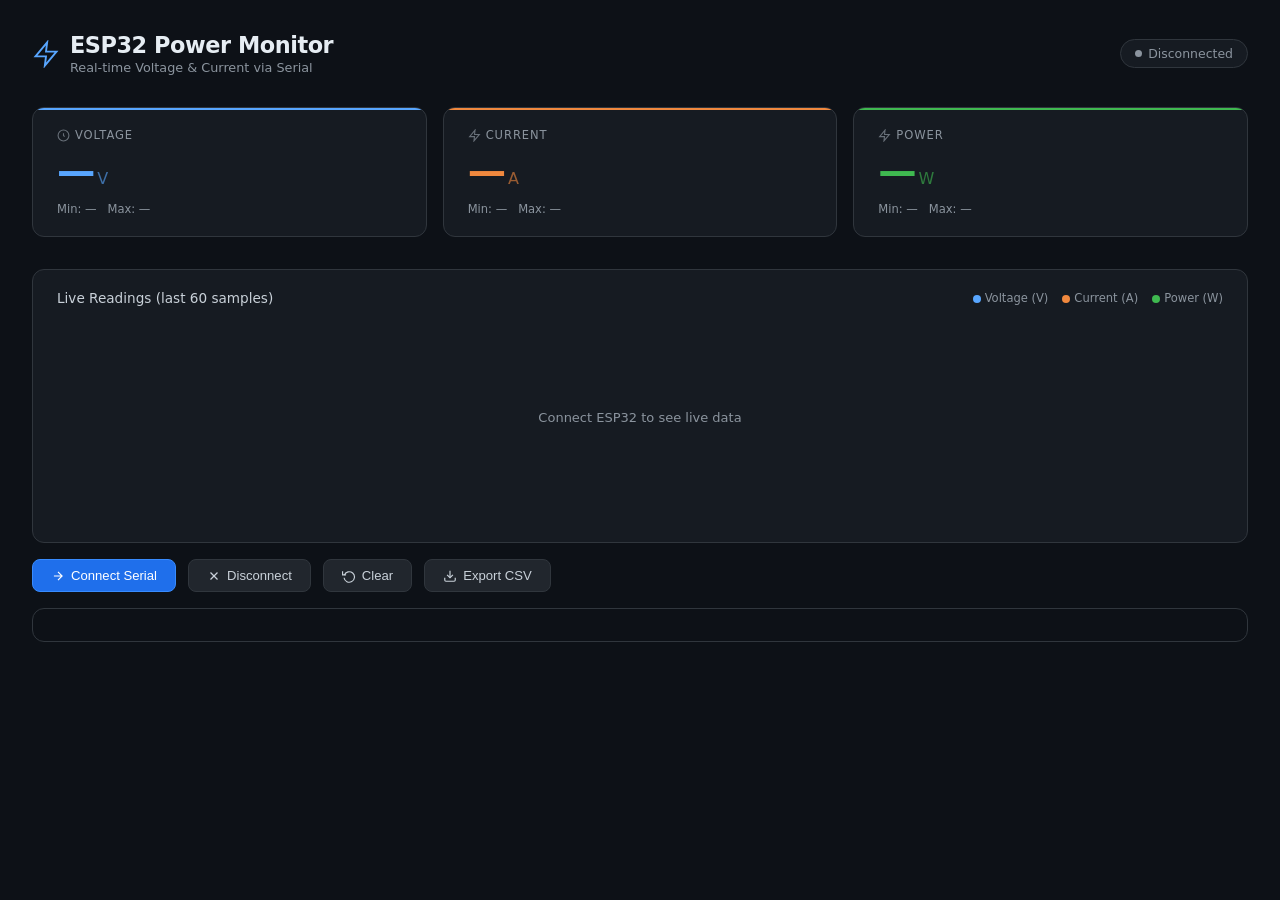
<file: nilm_system/esp32_monitor.html>
<!DOCTYPE html>
<html lang="en">
<head>
<meta charset="UTF-8" />
<meta name="viewport" content="width=device-width, initial-scale=1.0"/>
<title>ESP32 Power Monitor</title>
<style>
  * { box-sizing: border-box; margin: 0; padding: 0; }

  body {
    font-family: 'Segoe UI', system-ui, sans-serif;
    background: #0d1117;
    color: #e6edf3;
    min-height: 100vh;
    padding: 2rem;
  }

  header {
    display: flex;
    align-items: center;
    justify-content: space-between;
    margin-bottom: 2rem;
    flex-wrap: wrap;
    gap: 1rem;
  }

  .logo {
    display: flex;
    align-items: center;
    gap: 10px;
  }

  .logo svg { color: #58a6ff; }

  h1 {
    font-size: 1.4rem;
    font-weight: 600;
    letter-spacing: -0.02em;
    color: #e6edf3;
  }

  .subtitle {
    font-size: 0.8rem;
    color: #8b949e;
    margin-top: 2px;
  }

  .status-pill {
    display: flex;
    align-items: center;
    gap: 6px;
    padding: 6px 14px;
    border-radius: 999px;
    font-size: 0.78rem;
    font-weight: 500;
    background: #161b22;
    border: 1px solid #30363d;
    color: #8b949e;
    transition: all 0.3s;
  }

  .status-pill.connected {
    border-color: #238636;
    color: #3fb950;
    background: #0d2318;
  }

  .status-dot {
    width: 7px; height: 7px;
    border-radius: 50%;
    background: #8b949e;
    transition: background 0.3s;
  }

  .status-pill.connected .status-dot {
    background: #3fb950;
    box-shadow: 0 0 6px #3fb950aa;
    animation: pulse 1.5s infinite;
  }

  @keyframes pulse {
    0%, 100% { opacity: 1; }
    50% { opacity: 0.5; }
  }

  .cards {
    display: grid;
    grid-template-columns: repeat(auto-fit, minmax(200px, 1fr));
    gap: 1rem;
    margin-bottom: 2rem;
  }

  .card {
    background: #161b22;
    border: 1px solid #30363d;
    border-radius: 12px;
    padding: 1.25rem 1.5rem;
    position: relative;
    overflow: hidden;
    transition: border-color 0.3s;
  }

  .card:hover { border-color: #58a6ff44; }

  .card-accent {
    position: absolute;
    top: 0; left: 0; right: 0;
    height: 2px;
    border-radius: 12px 12px 0 0;
  }

  .card.voltage .card-accent { background: #58a6ff; }
  .card.current .card-accent { background: #f0883e; }
  .card.power   .card-accent { background: #3fb950; }

  .card-label {
    font-size: 0.72rem;
    text-transform: uppercase;
    letter-spacing: 0.08em;
    color: #8b949e;
    margin-bottom: 0.6rem;
    display: flex;
    align-items: center;
    gap: 5px;
  }

  .card-label svg { opacity: 0.7; }

  .card-value {
    font-size: 2.4rem;
    font-weight: 700;
    letter-spacing: -0.03em;
    line-height: 1;
    font-variant-numeric: tabular-nums;
  }

  .card.voltage .card-value { color: #58a6ff; }
  .card.current .card-value { color: #f0883e; }
  .card.power   .card-value { color: #3fb950; }

  .card-unit {
    font-size: 1rem;
    font-weight: 400;
    opacity: 0.6;
    margin-left: 3px;
  }

  .card-min-max {
    margin-top: 0.75rem;
    font-size: 0.72rem;
    color: #8b949e;
    display: flex;
    gap: 10px;
  }

  .chart-section {
    background: #161b22;
    border: 1px solid #30363d;
    border-radius: 12px;
    padding: 1.25rem 1.5rem;
    margin-bottom: 1rem;
  }

  .chart-header {
    display: flex;
    align-items: center;
    justify-content: space-between;
    margin-bottom: 1rem;
    flex-wrap: wrap;
    gap: 0.5rem;
  }

  .chart-title {
    font-size: 0.85rem;
    font-weight: 500;
    color: #c9d1d9;
  }

  .legend {
    display: flex;
    gap: 14px;
    font-size: 0.72rem;
    color: #8b949e;
  }

  .legend-dot {
    display: inline-block;
    width: 8px; height: 8px;
    border-radius: 50%;
    margin-right: 4px;
    vertical-align: middle;
  }

  canvas {
    width: 100%;
    height: 200px;
    display: block;
  }

  .controls {
    display: flex;
    gap: 0.75rem;
    flex-wrap: wrap;
  }

  button {
    display: flex;
    align-items: center;
    gap: 6px;
    padding: 8px 18px;
    border-radius: 8px;
    border: 1px solid #30363d;
    background: #21262d;
    color: #c9d1d9;
    font-size: 0.82rem;
    font-weight: 500;
    cursor: pointer;
    transition: all 0.2s;
  }

  button:hover { background: #30363d; border-color: #58a6ff66; color: #e6edf3; }
  button:active { transform: scale(0.97); }

  button.primary {
    background: #1f6feb;
    border-color: #388bfd;
    color: #fff;
  }

  button.primary:hover { background: #388bfd; }
  button.danger { border-color: #da3633; color: #f85149; }
  button.danger:hover { background: #2d1210; }

  .log-section {
    background: #0d1117;
    border: 1px solid #30363d;
    border-radius: 12px;
    padding: 1rem 1.25rem;
    max-height: 140px;
    overflow-y: auto;
    font-family: 'Cascadia Code', 'Courier New', monospace;
    font-size: 0.72rem;
    color: #8b949e;
    margin-top: 1rem;
  }

  .log-line { line-height: 1.8; }
  .log-line.err { color: #f85149; }
  .log-line.ok  { color: #3fb950; }

  .no-serial-warning {
    display: none;
    background: #2d1210;
    border: 1px solid #da363388;
    border-radius: 8px;
    padding: 0.75rem 1rem;
    font-size: 0.82rem;
    color: #f85149;
    margin-bottom: 1rem;
  }
</style>
</head>
<body>

<header>
  <div class="logo">
    <svg width="28" height="28" viewBox="0 0 24 24" fill="none" stroke="currentColor" stroke-width="1.6">
      <path d="M13 2L3 14h9l-1 8 10-12h-9l1-8z"/>
    </svg>
    <div>
      <h1>ESP32 Power Monitor</h1>
      <div class="subtitle">Real-time Voltage &amp; Current via Serial</div>
    </div>
  </div>
  <div id="statusPill" class="status-pill">
    <div class="status-dot" id="statusDot"></div>
    <span id="statusText">Disconnected</span>
  </div>
</header>

<div class="no-serial-warning" id="noSerialWarning">
  ⚠️ Web Serial API not supported. Please use <strong>Google Chrome</strong> or <strong>Microsoft Edge</strong> (desktop, v89+).
</div>

<div class="cards">
  <div class="card voltage">
    <div class="card-accent"></div>
    <div class="card-label">
      <svg width="13" height="13" viewBox="0 0 24 24" fill="none" stroke="currentColor" stroke-width="2"><circle cx="12" cy="12" r="10"/><polyline points="12 8 12 12 14 14"/></svg>
      Voltage
    </div>
    <div class="card-value" id="voltageVal">—<span class="card-unit">V</span></div>
    <div class="card-min-max" id="voltageRange">Min: — &nbsp; Max: —</div>
  </div>

  <div class="card current">
    <div class="card-accent"></div>
    <div class="card-label">
      <svg width="13" height="13" viewBox="0 0 24 24" fill="none" stroke="currentColor" stroke-width="2"><path d="M13 2L3 14h9l-1 8 10-12h-9l1-8z"/></svg>
      Current
    </div>
    <div class="card-value" id="currentVal">—<span class="card-unit">A</span></div>
    <div class="card-min-max" id="currentRange">Min: — &nbsp; Max: —</div>
  </div>

  <div class="card power">
    <div class="card-accent"></div>
    <div class="card-label">
      <svg width="13" height="13" viewBox="0 0 24 24" fill="none" stroke="currentColor" stroke-width="2"><polygon points="13 2 3 14 12 14 11 22 21 10 12 10 13 2"/></svg>
      Power
    </div>
    <div class="card-value" id="powerVal">—<span class="card-unit">W</span></div>
    <div class="card-min-max" id="powerRange">Min: — &nbsp; Max: —</div>
  </div>
</div>

<div class="chart-section">
  <div class="chart-header">
    <span class="chart-title">Live Readings (last 60 samples)</span>
    <div class="legend">
      <span><span class="legend-dot" style="background:#58a6ff"></span>Voltage (V)</span>
      <span><span class="legend-dot" style="background:#f0883e"></span>Current (A)</span>
      <span><span class="legend-dot" style="background:#3fb950"></span>Power (W)</span>
    </div>
  </div>
  <canvas id="chart"></canvas>
</div>

<div class="controls">
  <button class="primary" id="connectBtn" onclick="connectSerial()">
    <svg width="14" height="14" viewBox="0 0 24 24" fill="none" stroke="currentColor" stroke-width="2"><path d="M5 12h14M12 5l7 7-7 7"/></svg>
    Connect Serial
  </button>
  <button id="disconnectBtn" onclick="disconnectSerial()" disabled>
    <svg width="14" height="14" viewBox="0 0 24 24" fill="none" stroke="currentColor" stroke-width="2"><line x1="18" y1="6" x2="6" y2="18"/><line x1="6" y1="6" x2="18" y2="18"/></svg>
    Disconnect
  </button>
  <button onclick="clearData()">
    <svg width="14" height="14" viewBox="0 0 24 24" fill="none" stroke="currentColor" stroke-width="2"><polyline points="1 4 1 10 7 10"/><path d="M3.51 15a9 9 0 1 0 .49-4.5"/></svg>
    Clear
  </button>
  <button onclick="exportCSV()">
    <svg width="14" height="14" viewBox="0 0 24 24" fill="none" stroke="currentColor" stroke-width="2"><path d="M21 15v4a2 2 0 0 1-2 2H5a2 2 0 0 1-2-2v-4"/><polyline points="7 10 12 15 17 10"/><line x1="12" y1="15" x2="12" y2="3"/></svg>
    Export CSV
  </button>
</div>

<div class="log-section" id="log"></div>

<script>
const MAX_POINTS = 60;
let port = null, reader = null, readLoop = null;
let history = { v: [], a: [], w: [] };
let minMax = {
  v: [Infinity, -Infinity],
  a: [Infinity, -Infinity],
  w: [Infinity, -Infinity]
};
let csvRows = [['timestamp','voltage_V','current_A','power_W']];

if (!('serial' in navigator)) {
  document.getElementById('noSerialWarning').style.display = 'block';
  document.getElementById('connectBtn').disabled = true;
}

function log(msg, type = '') {
  const el = document.getElementById('log');
  const line = document.createElement('div');
  line.className = 'log-line ' + type;
  line.textContent = `[${new Date().toLocaleTimeString()}] ${msg}`;
  el.appendChild(line);
  el.scrollTop = el.scrollHeight;
}

function setConnected(state) {
  const pill = document.getElementById('statusPill');
  const dot  = document.getElementById('statusDot');
  const txt  = document.getElementById('statusText');
  pill.className = 'status-pill' + (state ? ' connected' : '');
  txt.textContent = state ? 'Connected' : 'Disconnected';
  document.getElementById('connectBtn').disabled = state;
  document.getElementById('disconnectBtn').disabled = !state;
}

async function connectSerial() {
  try {
    port = await navigator.serial.requestPort();
    await port.open({ baudRate: 115200 });
    setConnected(true);
    log('Serial port opened at 115200 baud.', 'ok');
    readLoop = readSerial();
  } catch (e) {
    log('Connection failed: ' + e.message, 'err');
  }
}

async function disconnectSerial() {
  try {
    if (reader) { await reader.cancel(); reader = null; }
    if (port)   { await port.close();   port = null;   }
    setConnected(false);
    log('Disconnected.', '');
  } catch(e) {
    log('Disconnect error: ' + e.message, 'err');
  }
}

async function readSerial() {
  const decoder = new TextDecoderStream();
  port.readable.pipeTo(decoder.writable);
  reader = decoder.readable.getReader();
  let buffer = '';
  try {
    while (true) {
      const { value, done } = await reader.read();
      if (done) break;
      buffer += value;
      let lines = buffer.split('\n');
      buffer = lines.pop();
      for (const line of lines) {
        const trimmed = line.trim();
        if (!trimmed) continue;
        const parts = trimmed.split(',');
        if (parts.length === 3) {
          const v = parseFloat(parts[0]);
          const a = parseFloat(parts[1]);
          const w = parseFloat(parts[2]);
          if (!isNaN(v) && !isNaN(a) && !isNaN(w)) {
            updateData(v, a, w);
          } else {
            log('Bad data: ' + trimmed, 'err');
          }
        }
      }
    }
  } catch(e) {
    if (port) log('Read error: ' + e.message, 'err');
  }
}

function updateData(v, a, w) {
  history.v.push(v); if (history.v.length > MAX_POINTS) history.v.shift();
  history.a.push(a); if (history.a.length > MAX_POINTS) history.a.shift();
  history.w.push(w); if (history.w.length > MAX_POINTS) history.w.shift();

  minMax.v[0] = Math.min(minMax.v[0], v); minMax.v[1] = Math.max(minMax.v[1], v);
  minMax.a[0] = Math.min(minMax.a[0], a); minMax.a[1] = Math.max(minMax.a[1], a);
  minMax.w[0] = Math.min(minMax.w[0], w); minMax.w[1] = Math.max(minMax.w[1], w);

  csvRows.push([new Date().toISOString(), v.toFixed(2), a.toFixed(3), w.toFixed(2)]);

  document.getElementById('voltageVal').innerHTML = v.toFixed(2) + '<span class="card-unit">V</span>';
  document.getElementById('currentVal').innerHTML = a.toFixed(3) + '<span class="card-unit">A</span>';
  document.getElementById('powerVal').innerHTML   = w.toFixed(2) + '<span class="card-unit">W</span>';

  document.getElementById('voltageRange').innerHTML = `Min: ${minMax.v[0].toFixed(2)}V &nbsp; Max: ${minMax.v[1].toFixed(2)}V`;
  document.getElementById('currentRange').innerHTML = `Min: ${minMax.a[0].toFixed(3)}A &nbsp; Max: ${minMax.a[1].toFixed(3)}A`;
  document.getElementById('powerRange').innerHTML   = `Min: ${minMax.w[0].toFixed(2)}W &nbsp; Max: ${minMax.w[1].toFixed(2)}W`;

  drawChart();
}

function clearData() {
  history = { v: [], a: [], w: [] };
  minMax = { v: [Infinity,-Infinity], a: [Infinity,-Infinity], w: [Infinity,-Infinity] };
  csvRows = [['timestamp','voltage_V','current_A','power_W']];
  ['voltageVal','currentVal','powerVal'].forEach(id => {
    const u = document.getElementById(id).querySelector('.card-unit').outerHTML;
    document.getElementById(id).innerHTML = '—' + u;
  });
  ['voltageRange','currentRange','powerRange'].forEach(id => {
    document.getElementById(id).innerHTML = 'Min: — &nbsp; Max: —';
  });
  drawChart();
  log('Data cleared.');
}

function exportCSV() {
  const blob = new Blob([csvRows.map(r => r.join(',')).join('\n')], { type: 'text/csv' });
  const a = document.createElement('a');
  a.href = URL.createObjectURL(blob);
  a.download = 'esp32_data_' + new Date().toISOString().slice(0,19).replace(/:/g,'-') + '.csv';
  a.click();
  log('CSV exported.');
}

// --- Canvas Chart ---
const canvas = document.getElementById('chart');
const ctx = canvas.getContext('2d');

function drawChart() {
  const dpr = window.devicePixelRatio || 1;
  const rect = canvas.getBoundingClientRect();
  canvas.width  = rect.width  * dpr;
  canvas.height = rect.height * dpr;
  ctx.scale(dpr, dpr);
  const W = rect.width, H = rect.height;
  const PAD = { top: 10, right: 20, bottom: 20, left: 45 };
  const cw = W - PAD.left - PAD.right;
  const ch = H - PAD.top  - PAD.bottom;

  ctx.clearRect(0, 0, W, H);

  const n = Math.max(history.v.length, history.a.length, history.w.length);
  if (n === 0) {
    ctx.fillStyle = '#8b949e';
    ctx.font = '13px Segoe UI, system-ui';
    ctx.textAlign = 'center';
    ctx.fillText('Connect ESP32 to see live data', W / 2, H / 2);
    return;
  }

  // Draw grid
  ctx.strokeStyle = '#21262d';
  ctx.lineWidth = 1;
  for (let i = 0; i <= 4; i++) {
    const y = PAD.top + (ch / 4) * i;
    ctx.beginPath(); ctx.moveTo(PAD.left, y); ctx.lineTo(PAD.left + cw, y); ctx.stroke();
  }

  function drawLine(data, color, min, max) {
    if (data.length < 2) return;
    const range = max - min || 1;
    ctx.beginPath();
    ctx.strokeStyle = color;
    ctx.lineWidth = 1.5;
    ctx.lineJoin = 'round';
    data.forEach((val, i) => {
      const x = PAD.left + (i / (MAX_POINTS - 1)) * cw;
      const y = PAD.top + ch - ((val - min) / range) * ch;
      i === 0 ? ctx.moveTo(x, y) : ctx.lineTo(x, y);
    });
    ctx.stroke();
  }

  // Normalize each line to its own range for visibility
  const vMin = minMax.v[0] === Infinity ? 0 : minMax.v[0] - 0.5;
  const vMax = minMax.v[1] === -Infinity ? 1 : minMax.v[1] + 0.5;
  const aMin = minMax.a[0] === Infinity ? 0 : minMax.a[0] - 0.1;
  const aMax = minMax.a[1] === -Infinity ? 1 : minMax.a[1] + 0.1;
  const wMin = minMax.w[0] === Infinity ? 0 : minMax.w[0] - 0.5;
  const wMax = minMax.w[1] === -Infinity ? 1 : minMax.w[1] + 0.5;

  drawLine(history.v, '#58a6ff', vMin, vMax);
  drawLine(history.a, '#f0883e', aMin, aMax);
  drawLine(history.w, '#3fb950', wMin, wMax);

  // Y-axis labels
  ctx.fillStyle = '#8b949e';
  ctx.font = '10px Segoe UI, monospace';
  ctx.textAlign = 'right';
  for (let i = 0; i <= 4; i++) {
    const pct = 1 - i / 4;
    const y = PAD.top + (ch / 4) * i + 3;
    ctx.fillText((vMin + (vMax - vMin) * pct).toFixed(1), PAD.left - 6, y);
  }
}

window.addEventListener('resize', drawChart);
drawChart();
</script>
</body>
</html>
</file>
